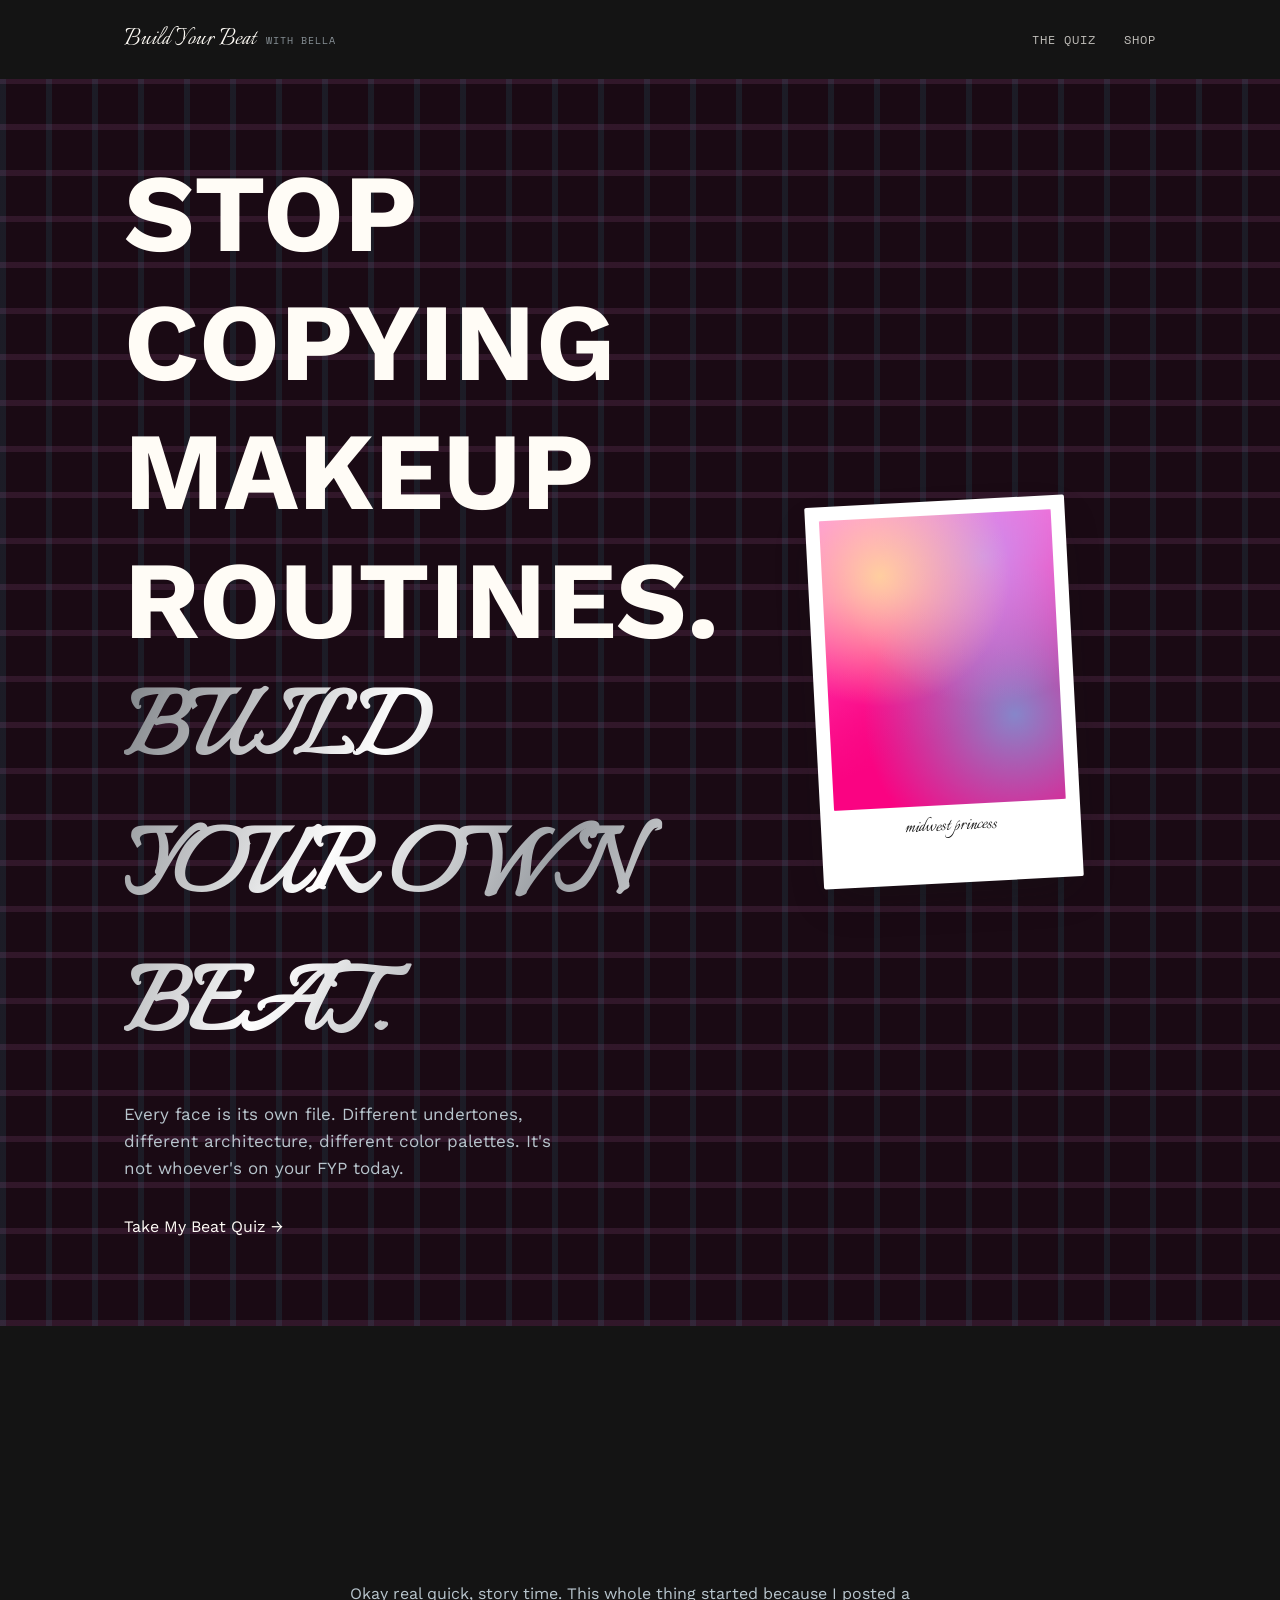
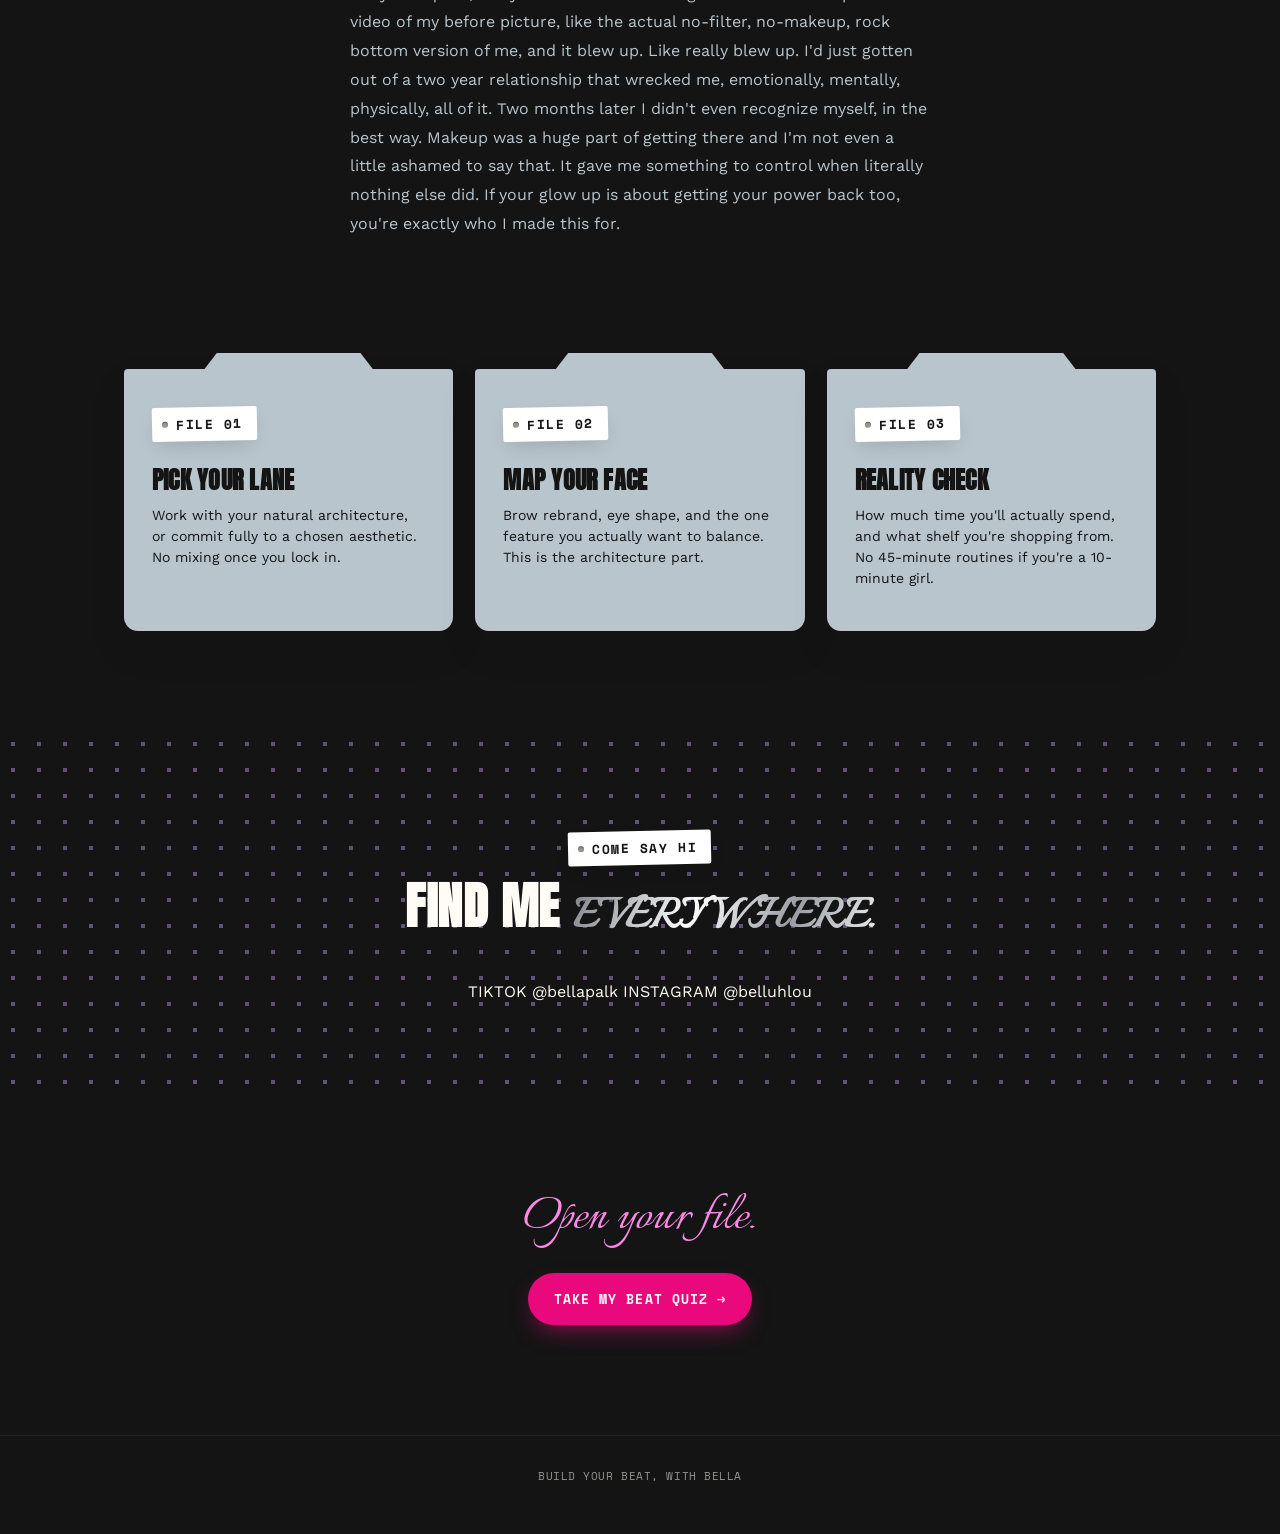
<file: index.html>
<!DOCTYPE html>
<html lang="en">
<head>
<meta charset="UTF-8">
<meta name="viewport" content="width=device-width, initial-scale=1.0">
<title>Build Your Beat, with Bella</title>
<link rel="stylesheet" href="style.css?v=1.1">
</head>
<body>

<div class="wrap">
  <nav class="nav">
    <a href="index.html" class="nav__logo">Build Your Beat <span class="nav__byline">with Bella</span></a>
    <div class="nav__links">
      <a href="quiz.html">THE QUIZ</a>
      <a href="shop.html">SHOP</a>
    </div>
  </nav>
</div>

<!-- ============ HERO ============ -->
<section class="bg-plaid" style="padding: 70px 0 90px;">
  <div class="wrap" style="display:flex; align-items:center; gap:56px; flex-wrap:wrap;">

    <div style="flex: 1.3; min-width: 300px;">
      <h1 class="stretched-heading" style="font-size: clamp(60px, 11vw, 110px); margin: 0; color: var(--card);">
        STOP COPYING<br>MAKEUP ROUTINES.
      </h1>
      <h1 class="chrome-text" style="font-size: clamp(60px, 11vw, 110px); margin: 0 0 22px;">
        BUILD YOUR OWN BEAT.
      </h1>
      <p style="font-size: 17px; line-height: 1.6; color: var(--frost); max-width: 440px;">
        Every face is its own file. Different undertones, different architecture,
        different color palettes. It's not whoever's on your FYP today.
      </p>

      <div style="margin-top: 34px;">
        <a href="quiz.html" class="big-cta">Take My Beat Quiz →</a>
      </div>
    </div>

    <div style="flex: 1; min-width: 240px; display:flex; justify-content:center;">
      <div class="polaroid" style="transform: rotate(-3deg); width: 260px;">
        <div class="polaroid__photo"></div>
        <div class="script" style="text-align:center; margin-top:10px; font-size: 22px; color: var(--ink);">
          midwest princess
        </div>
      </div>
    </div>

  </div>
</section>

<!-- ============ MY STORY ============ -->
<section style="padding: 90px 0;">
  <div class="wrap" style="text-align:center;">
    <p class="halftone-text on-dark script" style="font-size: clamp(28px, 5vw, 46px); display:inline-block;">
      You're here, and that's all that matters.
    </p>
    <p style="max-width: 580px; margin: 26px auto 0; color: var(--frost); font-size: 16px; line-height: 1.8; text-align:left;">
      Okay real quick, story time. This whole thing started because I posted a video
      of my before picture, like the actual no-filter, no-makeup, rock bottom version
      of me, and it blew up. Like really blew up. I'd just gotten out of a two year
      relationship that wrecked me, emotionally, mentally, physically, all of it.
      Two months later I didn't even recognize myself, in the best way. Makeup was a
      huge part of getting there and I'm not even a little ashamed to say that. It
      gave me something to control when literally nothing else did. If your glow up
      is about getting your power back too, you're exactly who I made this for.
    </p>
  </div>
</section>

<!-- ============ HOW IT WORKS ============ -->
<section style="padding: 40px 0 100px;">
  <div class="wrap">
    <div style="display:grid; grid-template-columns: repeat(auto-fit, minmax(220px, 1fr)); gap: 22px;">

      <div class="file-card">
        <span class="label-tag" style="margin-bottom:14px;">FILE 01</span>
        <h3 class="display" style="font-size: 24px; margin: 14px 0 8px;">PICK YOUR LANE</h3>
        <p style="font-size: 14px; line-height: 1.5;">Work with your natural architecture, or commit fully to a chosen aesthetic. No mixing once you lock in.</p>
      </div>

      <div class="file-card">
        <span class="label-tag" style="margin-bottom:14px;">FILE 02</span>
        <h3 class="display" style="font-size: 24px; margin: 14px 0 8px;">MAP YOUR FACE</h3>
        <p style="font-size: 14px; line-height: 1.5;">Brow rebrand, eye shape, and the one feature you actually want to balance. This is the architecture part.</p>
      </div>

      <div class="file-card">
        <span class="label-tag" style="margin-bottom:14px;">FILE 03</span>
        <h3 class="display" style="font-size: 24px; margin: 14px 0 8px;">REALITY CHECK</h3>
        <p style="font-size: 14px; line-height: 1.5;">How much time you'll actually spend, and what shelf you're shopping from. No 45-minute routines if you're a 10-minute girl.</p>
      </div>

    </div>
  </div>
</section>

<!-- ============ SOCIALS ============ -->
<section class="bg-dot" style="padding: 100px 0;">
  <div class="wrap" style="text-align:center;">
    <span class="label-tag">COME SAY HI</span>
    <h2 class="display" style="font-size: clamp(32px, 5vw, 50px); color:var(--card); margin: 18px 0 40px;">
      FIND ME <span class="chrome-text">EVERYWHERE.</span>
    </h2>

    <div class="socials-grid">
      <a href="https://www.tiktok.com/@bellapalk" class="social-card" target="_blank" rel="noopener">
        <span class="social-card__platform">TIKTOK</span>
        <span class="social-card__handle">@bellapalk</span>
      </a>
      <a href="https://www.instagram.com/belluhlou" class="social-card" target="_blank" rel="noopener">
        <span class="social-card__platform">INSTAGRAM</span>
        <span class="social-card__handle">@belluhlou</span>
      </a>
    </div>
  </div>
</section>

<!-- ============ FINAL CTA ============ -->
<section style="padding: 30px 0 110px; text-align:center;">
  <div class="wrap">
    <p class="script" style="font-size: clamp(34px, 6vw, 58px); color: var(--pink); margin-bottom: 26px;">
      Open your file.
    </p>
    <a href="quiz.html" class="btn btn-primary">Take My Beat Quiz →</a>
  </div>
</section>

<footer>BUILD YOUR BEAT, WITH BELLA</footer>

</body>
</html>
</file>
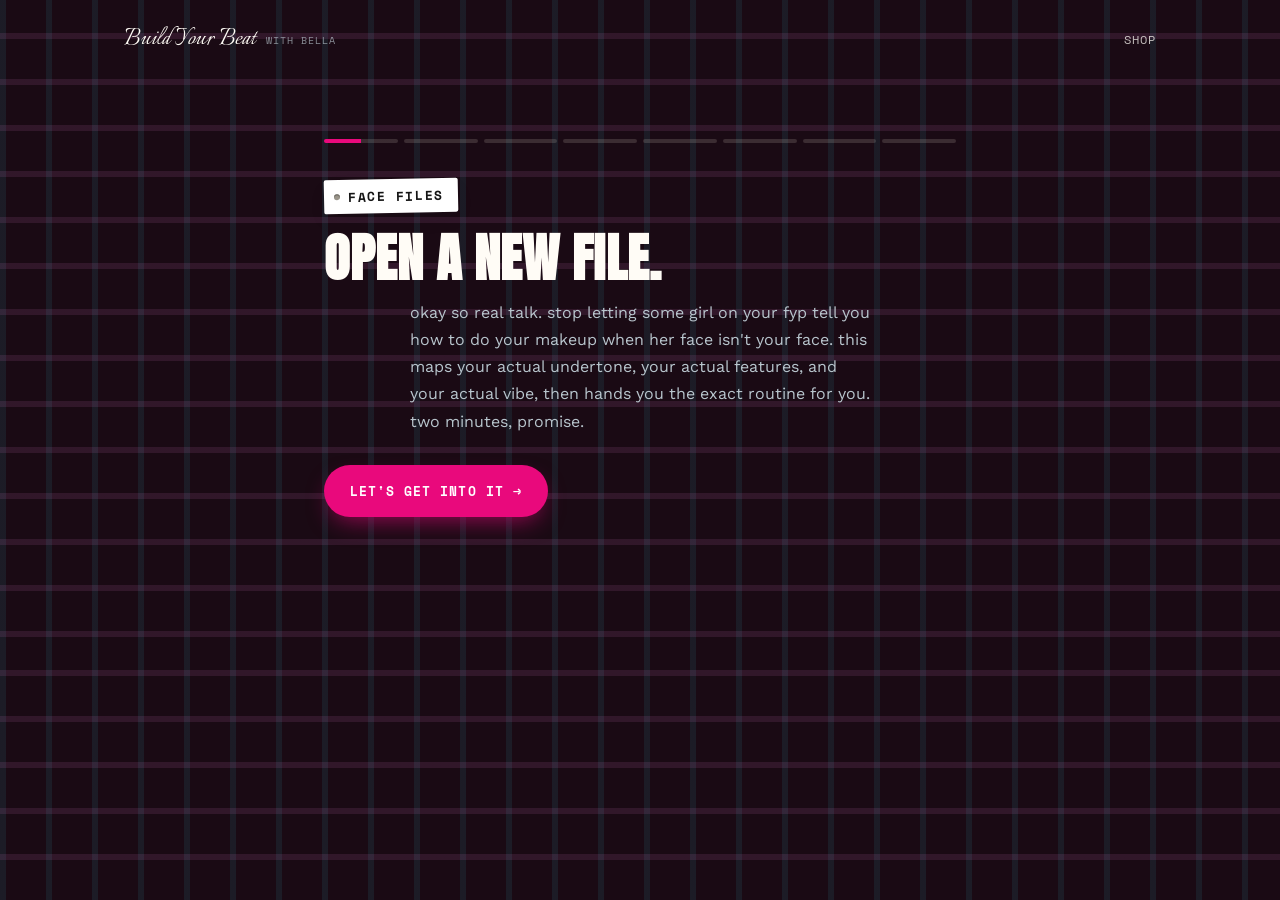
<file: quiz.html>
<!DOCTYPE html>
<html lang="en">
<head>
<meta charset="UTF-8">
<meta name="viewport" content="width=device-width, initial-scale=1.0">
<title>The Quiz, Build Your Beat</title>
<link rel="stylesheet" href="style.css">
</head>
<body class="bg-plaid">

<div class="wrap">
  <nav class="nav">
    <a href="index.html" class="nav__logo">Build Your Beat <span class="nav__byline">with Bella</span></a>
    <div class="nav__links">
      <a href="shop.html">SHOP</a>
    </div>
  </nav>
</div>

<div class="quiz-shell">
  <div id="quiz-progress" class="quiz-progress"></div>
  <div id="quiz-root"></div>
</div>

<!--
  Netlify only detects forms present in the static HTML at deploy time —
  it can't see the one the quiz engine builds dynamically in JS. This
  invisible twin has the exact same name + fields so Netlify registers
  it and the JS-submitted version above gets accepted. Don't delete it.
-->
<form name="face-files-quiz" data-netlify="true" netlify-honeypot="bot-field" hidden>
  <input type="hidden" name="form-name" value="face-files-quiz" />
  <input name="bot-field" />
  <input name="name" type="text" />
  <input name="email" type="email" />
  <input name="answers" type="text" />
</form>

<script src="quiz-data.js"></script>
<script src="quiz-engine.js"></script>
</body>
</html>
</file>
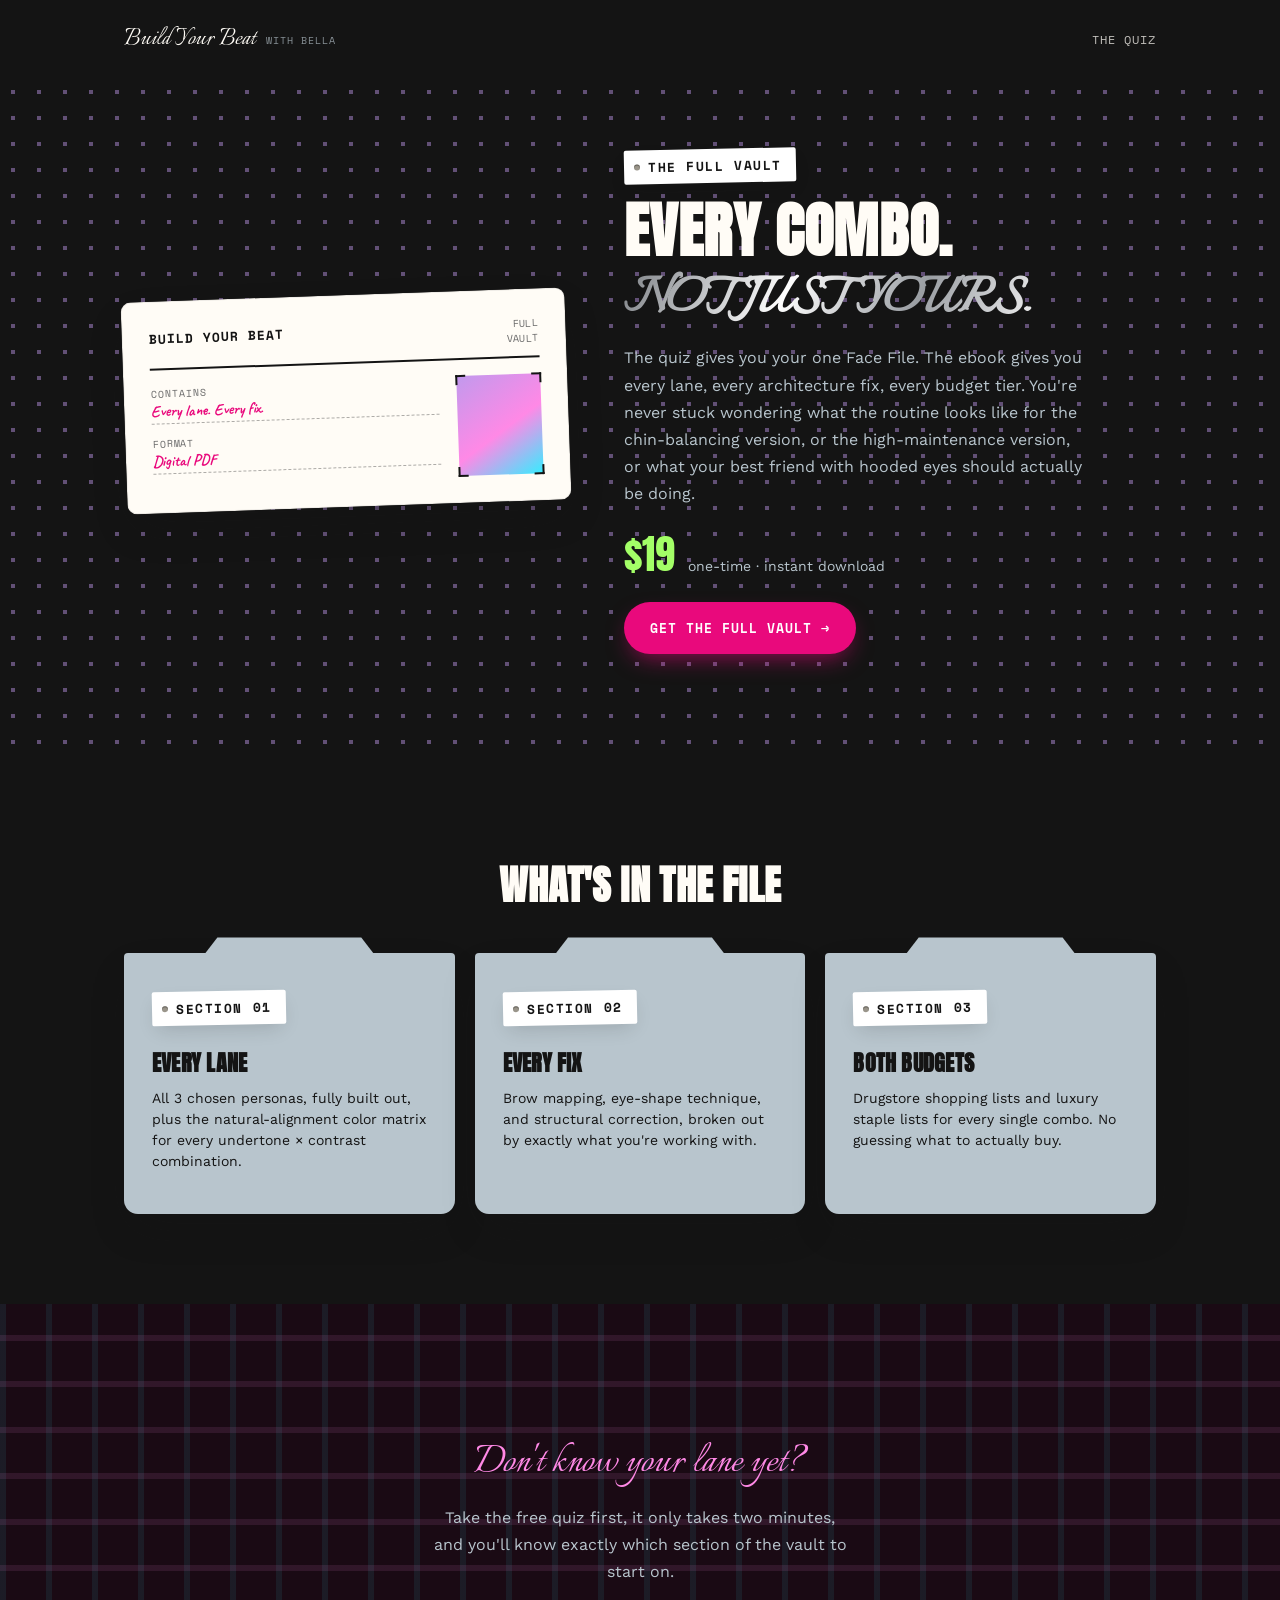
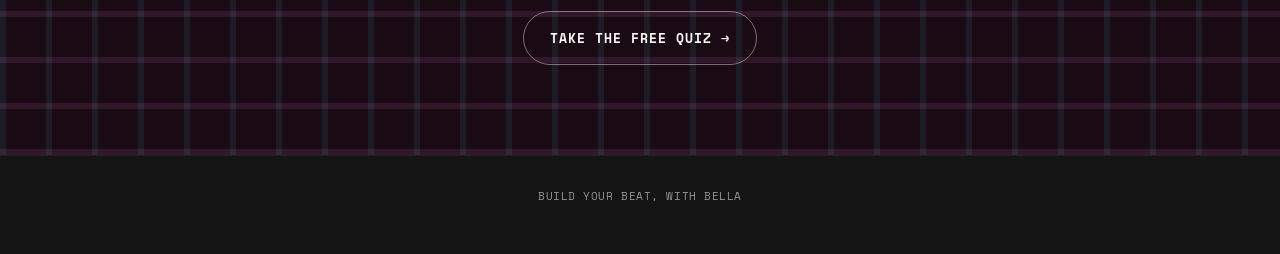
<file: shop.html>
<!DOCTYPE html>
<html lang="en">
<head>
<meta charset="UTF-8">
<meta name="viewport" content="width=device-width, initial-scale=1.0">
<title>Shop, Build Your Beat</title>
<link rel="stylesheet" href="style.css">
<!-- Gumroad overlay checkout script -->
<script src="https://gumroad.com/js/gumroad.js"></script>
</head>
<body>

<div class="wrap">
  <nav class="nav">
    <a href="index.html" class="nav__logo">Build Your Beat <span class="nav__byline">with Bella</span></a>
    <div class="nav__links">
      <a href="quiz.html">THE QUIZ</a>
    </div>
  </nav>
</div>

<!-- ============ HERO ============ -->
<section class="bg-dot" style="padding: 70px 0 90px;">
  <div class="wrap" style="display:flex; gap: 56px; align-items:center; flex-wrap: wrap;">

    <div style="flex: 1; min-width: 300px; display:flex; justify-content:center;">
      <div class="id-card" style="transform: rotate(-2deg);">
        <div class="id-card__header">
          <div class="id-card__brand">BUILD YOUR BEAT</div>
          <div class="id-card__valid">FULL<br>VAULT</div>
        </div>
        <div class="id-card__body">
          <div class="id-card__fields">
            <div class="id-card__field">
              <div class="id-card__field-label">Contains</div>
              <div class="id-card__field-value" style="font-size:16px;">Every lane. Every fix.</div>
            </div>
            <div class="id-card__field">
              <div class="id-card__field-label">Format</div>
              <div class="id-card__field-value" style="font-size:16px;">Digital PDF</div>
            </div>
          </div>
          <div class="id-card__photo">
            <span class="corner tl"></span><span class="corner tr"></span>
            <span class="corner bl"></span><span class="corner br"></span>
          </div>
        </div>
      </div>
    </div>

    <div style="flex: 1.2; min-width: 300px;">
      <span class="label-tag">THE FULL VAULT</span>
      <h1 class="display" style="font-size: clamp(36px, 6vw, 60px); color: var(--card); margin: 20px 0 16px;">
        EVERY COMBO.<br>
        <span class="chrome-text">NOT JUST YOURS.</span>
      </h1>
      <p style="font-size: 16px; line-height: 1.7; color: var(--frost); max-width: 460px;">
        The quiz gives you your one Face File. The ebook gives you every lane, every
        architecture fix, every budget tier. You're never stuck wondering what the
        routine looks like for the chin-balancing version, or the high-maintenance
        version, or what your best friend with hooded eyes should actually be doing.
      </p>

      <div style="margin: 28px 0; display:flex; align-items:baseline; gap:12px;">
        <span class="display" style="font-size: 40px; color: var(--lime);">$19</span>
        <span style="color: var(--frost); font-size: 14px;">one-time · instant download</span>
      </div>

      <!--
        🔁 GUMROAD SETUP — replace the href below with your real Gumroad
        permalink (Settings → Products → your ebook → copy the share link).
        Keep the class="gumroad-button" — that's what triggers the overlay
        checkout instead of a full page redirect.
      -->
      <a href="https://gum.co/YOUR-PRODUCT-ID" class="gumroad-button btn btn-primary" data-gumroad-single-product="true">
        Get The Full Vault →
      </a>
    </div>

  </div>
</section>

<!-- ============ WHAT'S INSIDE ============ -->
<section style="padding: 90px 0;">
  <div class="wrap">
    <h2 class="display" style="text-align:center; font-size: clamp(28px,4vw,40px); color: var(--card); margin-bottom: 50px;">
      WHAT'S IN THE FILE
    </h2>

    <div style="display:grid; grid-template-columns: repeat(auto-fit, minmax(240px, 1fr)); gap: 20px;">

      <div class="file-card">
        <span class="label-tag" style="margin-bottom:14px;">SECTION 01</span>
        <h3 class="display" style="font-size: 22px; margin: 14px 0 8px;">EVERY LANE</h3>
        <p style="font-size: 14px; line-height: 1.5;">All 3 chosen personas, fully built out, plus the natural-alignment color matrix for every undertone × contrast combination.</p>
      </div>

      <div class="file-card">
        <span class="label-tag" style="margin-bottom:14px;">SECTION 02</span>
        <h3 class="display" style="font-size: 22px; margin: 14px 0 8px;">EVERY FIX</h3>
        <p style="font-size: 14px; line-height: 1.5;">Brow mapping, eye-shape technique, and structural correction, broken out by exactly what you're working with.</p>
      </div>

      <div class="file-card">
        <span class="label-tag" style="margin-bottom:14px;">SECTION 03</span>
        <h3 class="display" style="font-size: 22px; margin: 14px 0 8px;">BOTH BUDGETS</h3>
        <p style="font-size: 14px; line-height: 1.5;">Drugstore shopping lists and luxury staple lists for every single combo. No guessing what to actually buy.</p>
      </div>

    </div>
  </div>
</section>

<!-- ============ NOT SURE WHICH LANE ============ -->
<section class="bg-plaid" style="padding: 90px 0; text-align:center;">
  <div class="wrap">
    <p class="script" style="font-size: clamp(28px,5vw,46px); color: var(--pink); margin-bottom: 18px;">
      Don't know your lane yet?
    </p>
    <p style="color: var(--frost); max-width: 420px; margin: 0 auto 26px; line-height: 1.7;">
      Take the free quiz first, it only takes two minutes, and you'll know exactly
      which section of the vault to start on.
    </p>
    <a href="quiz.html" class="btn btn-ghost">Take The Free Quiz →</a>
  </div>
</section>

<footer>BUILD YOUR BEAT, WITH BELLA</footer>

</body>
</html>
</file>
<file: style.css>
/* ============================================================
   FACE FILES — design tokens
   Source: Electric Honey brand board
   ============================================================ */

@import url('https://fonts.googleapis.com/css2?family=Anton&family=Italianno&family=Work+Sans:wght@400;500;600;700&family=Caveat:wght@500;700&family=Space+Mono:wght@400;700&display=swap');

:root {
  /* Electric Honey — official palette */
  --ink:        #141414; /* Midnight Angsty */
  --pink:       #FF89E6; /* Bubblegum Breakdown */
  --magenta:    #E9097C; /* Scene Queen Scream */
  --lavender:   #C199ED; /* Mood Ring Mauve */
  --cyan:       #36EDFF; /* Pixelated Poolside */
  --frost:      #B8C5CD; /* Frosted Tips */
  --lime:       #A3FF67; /* Cyber Lime */

  /* Supporting neutrals — derived from the file/folder + card references */
  --paper:      #F4ECDD; /* manila folder cream */
  --paper-dim:  #EADFC8; /* shadowed folder tone */
  --card:       #FFFCF6; /* index card / ID card white */

  --font-display: 'Anton', sans-serif;
  --font-script:  'Italianno', cursive;
  --font-body:    'Work Sans', sans-serif;
  --font-hand:    'Caveat', cursive;
  --font-label:   'Space Mono', monospace;

  --radius-card: 14px;
  --shadow-card: 0 18px 40px -12px rgba(20,20,20,0.35);
  --shadow-soft: 0 8px 20px -6px rgba(20,20,20,0.18);
}

* { box-sizing: border-box; }
html { scroll-behavior: smooth; }
body {
  margin: 0;
  background: var(--ink);
  color: var(--card);
  font-family: var(--font-body);
  -webkit-font-smoothing: antialiased;
  overflow-x: hidden;
}
img { max-width: 100%; display: block; }
a { color: inherit; text-decoration: none; }
button { font-family: inherit; cursor: pointer; }

:focus-visible {
  outline: 3px solid var(--cyan);
  outline-offset: 3px;
}

@media (prefers-reduced-motion: reduce) {
  *, *::before, *::after {
    animation-duration: 0.001ms !important;
    animation-iteration-count: 1 !important;
    transition-duration: 0.001ms !important;
  }
}

.wrap {
  max-width: 1080px;
  margin: 0 auto;
  padding: 0 24px;
}

/* ============================================================
   TYPE UTILITIES
   ============================================================ */

.display {
  font-family: var(--font-display);
  text-transform: uppercase;
  letter-spacing: 0.01em;
  line-height: 0.92;
}

.script {
  font-family: var(--font-script);
  font-weight: 400;
  line-height: 1;
}

/* Chrome / liquid-metal text — image 9 reference */
.chrome-text {
  font-family: var(--font-script);
  color: var(--frost); /* fallback solid color */
  background: linear-gradient(115deg,
    #7d8186 0%, #fdfdfd 18%, #9a9ea3 32%, #f5f5f5 46%,
    #6e7176 58%, #ffffff 72%, #8b8f94 86%, #f0f0f0 100%);
  background-size: 220% 220%;
  background-clip: border-box;
  animation: chromeShift 7s ease-in-out infinite;
}
@supports (background-clip: text) or (-webkit-background-clip: text) {
  .chrome-text {
    -webkit-background-clip: text;
    background-clip: text;
    -webkit-text-fill-color: transparent;
    color: transparent;
  }
}
@keyframes chromeShift {
  0%, 100% { background-position: 0% 30%; }
  50% { background-position: 100% 70%; }
}

/* Halftone dot text — images 6 & 7 reference */
.halftone-text {
  font-family: var(--font-script);
  color: var(--ink); 
  background-image: radial-gradient(circle RarercurrentColor 1.1px, transparent 1.2px);
  background-size: 4px 4px;
  background-repeat: repeat;
}
.halftone-text.on-dark { color: var(--paper); }

@supports (background-clip: text) or (-webkit-background-clip: text) {
  .halftone-text {
    -webkit-background-clip: text;
    background-clip: text;
    -webkit-text-fill-color: transparent;
    color: transparent;
  }
}

/* Sparkle / rhinestone script — image 8 reference */
.sparkle-wrap { position: relative; display: inline-block; }
.sparkle-wrap .script { color: #fff; text-shadow: 0 0 8px rgba(255,255,255,0.6); }
.sparkle-dot {
  position: absolute;
  width: 4px; height: 4px;
  background: #fff;
  border-radius: 50%;
  box-shadow: 0 0 6px 1px rgba(255,255,255,0.9);
  animation: twinkle 2.4s ease-in-out infinite;
}
@keyframes twinkle {
  0%, 100% { opacity: 0.25; transform: scale(0.7); }
  50% { opacity: 1; transform: scale(1.15); }
}

/* ============================================================
   LABEL-MAKER TAG  — image 2 reference
   ============================================================ */
.label-tag {
  display: inline-flex;
  align-items: center;
  gap: 8px;
  background: #fff;
  color: var(--ink);
  font-family: var(--font-label);
  font-weight: 700;
  font-size: 13px;
  letter-spacing: 0.12em;
  padding: 7px 14px 7px 10px;
  border-radius: 2px;
  box-shadow: var(--shadow-soft);
  transform: rotate(-1.2deg);
  position: relative;
}
.label-tag::before {
  content: '';
  width: 6px; height: 6px;
  border-radius: 50%;
  background: #9a958a;
  box-shadow: inset 0 1px 1px rgba(0,0,0,0.4);
  flex-shrink: 0;
}

/* ============================================================
   FILE TAB CARD — image 1 reference
   ============================================================ */
.file-card {
  background: var(--frost);
  border-radius: 4px 4px var(--radius-card) var(--radius-card);
  position: relative;
  padding: 38px 28px 28px;
  box-shadow: var(--shadow-card);
  color: var(--ink);
}
.file-card::before {
  content: '';
  position: absolute;
  top: -16px; left: 50%;
  transform: translateX(-50%);
  width: 64%;
  height: 22px;
  background: var(--frost);
  clip-path: polygon(8% 100%, 16% 0, 84% 0, 92% 100%);
}

/* ============================================================
   SCALLOPED / LACE-STYLE EDGE
   ============================================================ */
.scallop-top {
  position: relative;
  padding-top: 22px;
}
.scallop-top::before {
  content: '';
  position: absolute;
  top: 0; left: 0; right: 0;
  height: 20px;
  background-image: radial-gradient(circle at 10px 0, transparent 10px, var(--ink) 10.5px);
  background-size: 20px 20px;
  background-repeat: repeat-x;
}

/* ============================================================
   ID CARD
   ============================================================ */
.id-card {
  background: var(--card);
  color: var(--ink);
  border-radius: 10px;
  padding: 26px;
  width: 100%;
  max-width: 460px;
  box-shadow: var(--shadow-card);
  position: relative;
  border: 1px solid rgba(20,20,20,0.08);
}
.id-card__header {
  display: flex;
  justify-content: space-between;
  align-items: flex-start;
  border-bottom: 2px solid var(--ink);
  padding-bottom: 10px;
  margin-bottom: 16px;
}
.id-card__brand {
  font-family: var(--font-label);
  font-weight: 700;
  font-size: 13px;
  letter-spacing: 0.08em;
}
.id-card__valid {
  font-family: var(--font-label);
  font-size: 10px;
  text-align: right;
  color: #6b6b6b;
  letter-spacing: 0.04em;
}
.id-card__body { display: flex; gap: 18px; }
.id-card__fields { flex: 1; min-width: 0; }
.id-card__field { margin-bottom: 12px; }
.id-card__field-label {
  font-family: var(--font-label);
  font-size: 10px;
  letter-spacing: 0.1em;
  color: #6b6b6b;
  text-transform: uppercase;
}
.id-card__field-value {
  font-family: var(--font-hand);
  font-size: 21px;
  font-weight: 700;
  border-bottom: 1.5px dashed rgba(20,20,20,0.35);
  padding-bottom: 2px;
  color: var(--magenta);
  word-break: break-word;
}

.id-card__photo {
  width: 84px;
  height: 100px;
  flex-shrink: 0;
  position: relative;
  background: linear-gradient(145deg, var(--lavender), var(--pink) 55%, var(--cyan));
  border-radius: 2px;
}
.corner { position: absolute; width: 10px; height: 10px; border-color: #fff; }
.corner.tl { top: -1px; left: -1px; border-top: 2px solid; border-left: 2px solid; }
.corner.tr { top: -1px; right: -1px; border-top: 2px solid; border-right: 2px solid; }
.corner.bl { bottom: -1px; left: -1px; border-bottom: 2px solid; border-left: 2px solid; }
.corner.br { bottom: -1px; right: -1px; border-bottom: 2px solid; border-right: 2px solid; }

.stamp {
  position: absolute;
  bottom: 14px;
  right: 14px;
  width: 92px;
  height: 92px;
  transform: rotate(-14deg);
  opacity: 0.88;
  mix-blend-mode: multiply;
}
.stamp svg { width: 100%; height: 100%; }
.stamp text {
  font-family: var(--font-label);
  font-size: 7.6px;
  letter-spacing: 1.5px;
  fill: var(--magenta);
}
.stamp circle { fill: none; stroke: var(--magenta); }

/* ============================================================
   POLAROID
   ============================================================ */
.polaroid {
  background: #fff;
  padding: 14px 14px 46px;
  border-radius: 2px;
  box-shadow: var(--shadow-card);
  display: inline-block;
}
.polaroid__photo {
  width: 100%;
  aspect-ratio: 4/5;
  border-radius: 1px;
  background:
    radial-gradient(circle at 25% 20%, rgba(255,217,160,0.9), transparent 45%),
    radial-gradient(circle at 70% 15%, rgba(193,153,237,0.85), transparent 50%),
    radial-gradient(circle at 80% 70%, rgba(54,237,255,0.55), transparent 55%),
    radial-gradient(circle at 25% 80%, rgba(233,9,124,0.9), transparent 55%),
    linear-gradient(160deg, var(--pink), var(--magenta) 70%);
  filter: saturate(1.1) blur(0.3px);
}

/* ============================================================
   ENVELOPE
   ============================================================ */
.envelope {
  position: relative;
  max-width: 380px;
  margin: 0 auto;
  filter: drop-shadow(0 16px 30px rgba(0,0,0,0.45));
}
.envelope__body {
  background: var(--ink);
  border-radius: 6px;
  height: 230px;
  position: relative;
  overflow: hidden;
}
.envelope__flap {
  position: absolute;
  top: 0; left: 0; right: 0;
  height: 0;
  border-left: 190px solid transparent;
  border-right: 190px solid transparent;
  border-top: 120px solid #1f1f1f;
  z-index: 2;
}
.envelope__card {
  position: absolute;
  bottom: 14px;
  left: 50%;
  transform: translateX(-50%);
  width: 84%;
  background: var(--card);
  color: var(--ink);
  border-radius: 4px;
  padding: 22px 18px;
  text-align: center;
  box-shadow: 0 -6px 18px rgba(0,0,0,0.25);
}

/* ============================================================
   BACKGROUND TEXTURES
   ============================================================ */
.bg-dot {
  background-image: radial-gradient(rgba(193,153,237,0.45) 2.5px, transparent 2.5px);
  background-size: 26px 26px;
  background-color: var(--ink);
}
.bg-plaid {
  background-color: #1a0a14;
  background-image:
    repeating-linear-gradient(0deg, rgba(255,137,230,0.10) 0 6px, transparent 6px 46px),
    repeating-linear-gradient(90deg, rgba(54,237,255,0.08) 0 6px, transparent 6px 46px);
}

/* ============================================================
   BUTTONS
   ============================================================ */
.btn {
  display: inline-flex;
  align-items: center;
  gap: 10px;
  font-family: var(--font-label);
  font-weight: 700;
  font-size: 13px;
  letter-spacing: 0.08em;
  text-transform: uppercase;
  padding: 16px 26px;
  border-radius: 999px;
  border: none;
  transition: transform 0.15s ease, box-shadow 0.15s ease;
}
.btn:hover { transform: translateY(-2px); }
.btn-primary {
  background: var(--magenta);
  color: #fff;
  box-shadow: 0 10px 24px -8px rgba(233,9,124,0.65);
}
.btn-ghost {
  background: transparent;
  color: var(--card);
  border: 1.5px solid rgba(244,236,221,0.45);
}

/* ============================================================
   NAV
   ============================================================ */
.nav {
  display: flex;
  justify-content: space-between;
  align-items: center;
  padding: 22px 0;
}
.nav__logo { font-family: var(--font-script); font-size: 28px; color: var(--card); display: flex; align-items: baseline; gap: 10px; }
.nav__byline { font-family: var(--font-label); font-size: 10px; letter-spacing: 0.1em; color: var(--frost); opacity: 0.7; text-transform: uppercase; }
.nav__links { display: flex; gap: 28px; font-family: var(--font-label); font-size: 12px; letter-spacing: 0.08em; }
.nav__links a { opacity: 0.75; transition: opacity 0.15s; }
.nav__links a:hover { opacity: 1; }

footer {
  border-top: 1px solid rgba(244,236,221,0.12);
  padding: 32px 0 50px;
  font-family: var(--font-label);
  font-size: 11px;
  letter-spacing: 0.05em;
  opacity: 0.55;
  text-align: center;
}

@media (max-width: 720px) {
  .display { letter-spacing: 0; }
}

/* ============================================================
   QUIZ ENGINE UI
   ============================================================ */
.quiz-shell {
  max-width: 680px;
  margin: 0 auto;
  padding: 60px 24px 120px;
}

.quiz-progress {
  display: flex;
  gap: 6px;
  margin-bottom: 36px;
}
.quiz-progress__seg {
  height: 4px;
  flex: 1;
  background: rgba(244,236,221,0.15);
  border-radius: 4px;
  overflow: hidden;
}
.quiz-progress__seg.done { background: var(--magenta); }
.quiz-progress__seg.active { background: linear-gradient(90deg, var(--magenta) 50%, rgba(244,236,221,0.15) 50%); }

.quiz-eyebrow {
  font-family: var(--font-label);
  font-size: 12px;
  letter-spacing: 0.12em;
  color: var(--pink);
  margin-bottom: 10px;
  display: block;
}

.quiz-prompt {
  font-family: var(--font-display);
  text-transform: uppercase;
  font-size: clamp(26px, 4.5vw, 38px);
  line-height: 1.08;
  color: var(--card);
  margin: 0 0 10px;
}

.quiz-subprompt {
  color: var(--frost);
  font-size: 15px;
  line-height: 1.6;
  margin-bottom: 28px;
  max-width: 540px;
}

.quiz-options {
  display: flex;
  flex-direction: column;
  gap: 12px;
}

.option-card {
  background: var(--paper);
  color: var(--ink);
  border: none;
}

/* ============================================================
   BELLA'S REBRAND HEADERS — Final Addition
   ============================================================ */

.rhinestone-header {
  font-family: var(--font-display);
  color: var(--card);
  text-shadow: 
    1px 1px 0px var(--magenta),
    -1px -1px 0px var(--cyan),
    0 0 12px rgba(255,255,255,0.4);
  text-transform: uppercase;
  letter-spacing: 0.02em;
  line-height: 0.9;
}

.sloop-script-header {
  font-family: var(--font-script);
  color: var(--pink);
  font-weight: 400;
  line-height: 0.8;
  text-transform: none;
  text-shadow: 0 0 15px rgba(255,137,230,0.3);
}
</file>
